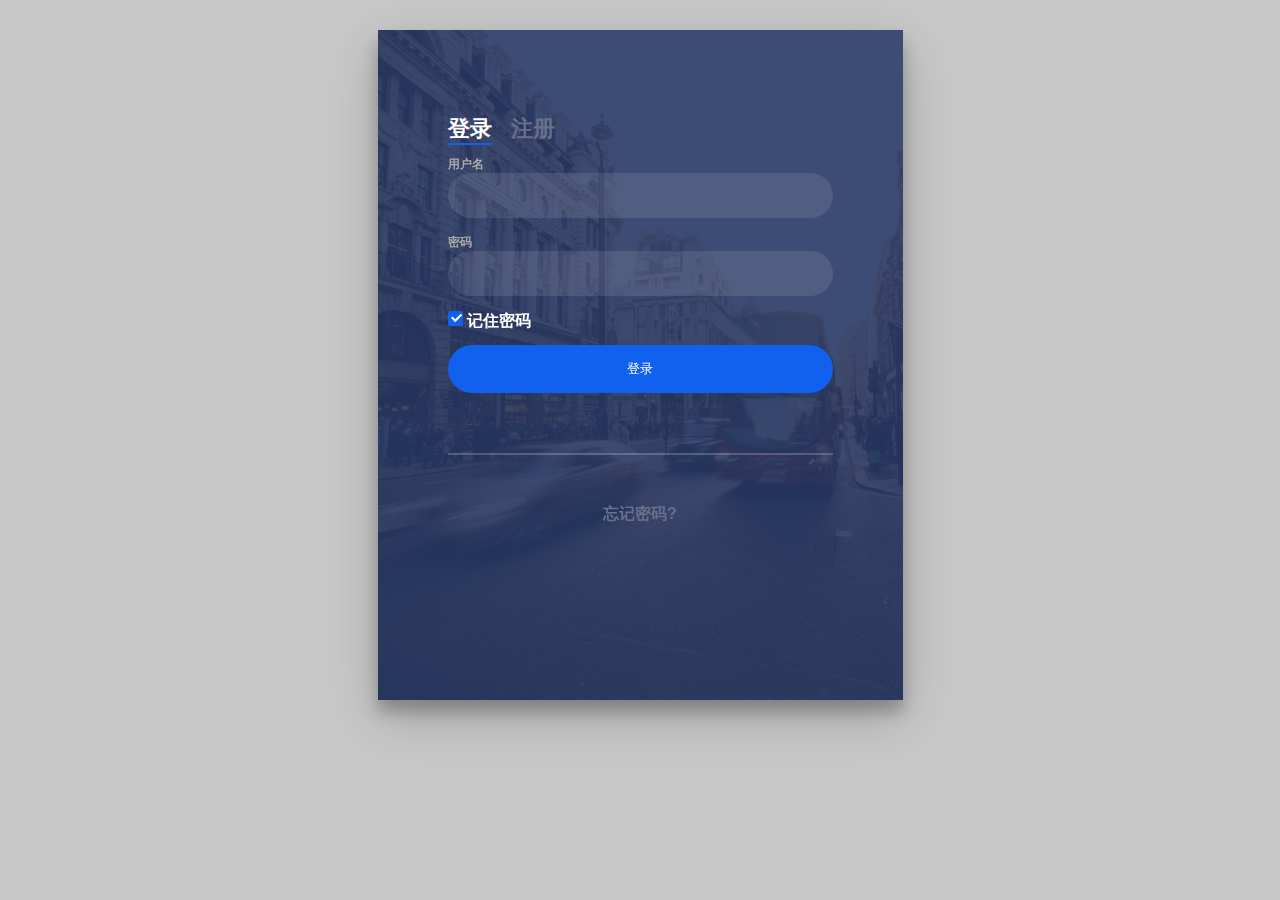
<file: CSS登录网站/index.html>
<!doctype html>
<html lang="zh">
<head>
<meta charset="UTF-8">
<meta http-equiv="X-UA-Compatible" content="IE=edge,chrome=1"> 
<meta name="viewport" content="width=device-width, initial-scale=1.0">
<title>CSS3用户登录注册翻转式切换代码</title>

<link rel="stylesheet" type="text/css" href="css/styles.css">

</head>
<body>

	<div style="height:30px;"></div>

	<div class="login-wrap">
		<div class="login-html">
			<input id="tab-1" type="radio" name="tab" class="sign-in" checked /><label for="tab-1" class="tab">登录</label>
			<input id="tab-2" type="radio" name="tab" class="sign-up" /><label for="tab-2" class="tab">注册</label>
			<div class="login-form">
				<div class="sign-in-htm">
					<div class="group">
						<label for="user" class="label">用户名</label>
						<input id="user" type="text" class="input" />
					</div>
					<div class="group">
						<label for="pass" class="label">密码</label>
						<input id="pass" type="password" class="input" data-type="password" />
					</div>
					<div class="group">
						<input id="check" type="checkbox" class="check" checked />
						<label for="check"><span class="icon"></span> 记住密码</label>
					</div>
					<div class="group">
						<input type="submit" class="button" value="登录" />
					</div>
					<div class="hr"></div>
					<div class="foot-lnk">
						<a href="#forgot">忘记密码?</a>
					</div>
				</div>
				<div class="sign-up-htm">
					<div class="group">
						<label for="user" class="label">用户名</label>
						<input id="user" type="text" class="input" />
					</div>
					<div class="group">
						<label for="pass" class="label">密码</label>
						<input id="pass" type="password" class="input" data-type="password" />
					</div>
					<div class="group">
						<label for="pass" class="label">确认密码</label>
						<input id="pass" type="password" class="input" data-type="password" />
					</div>
					<div class="group">
						<label for="pass" class="label">邮箱</label>
						<input id="pass" type="text" class="input" />
					</div>
					<div class="group">
						<input type="submit" class="button" value="注册" />
					</div>
					<div class="hr"></div>
					<div class="foot-lnk">
						<label for="tab-1">已注册登录?</a>
					</div>
				</div>
			</div>
		</div>
	</div>


</body>
</html>
</file>
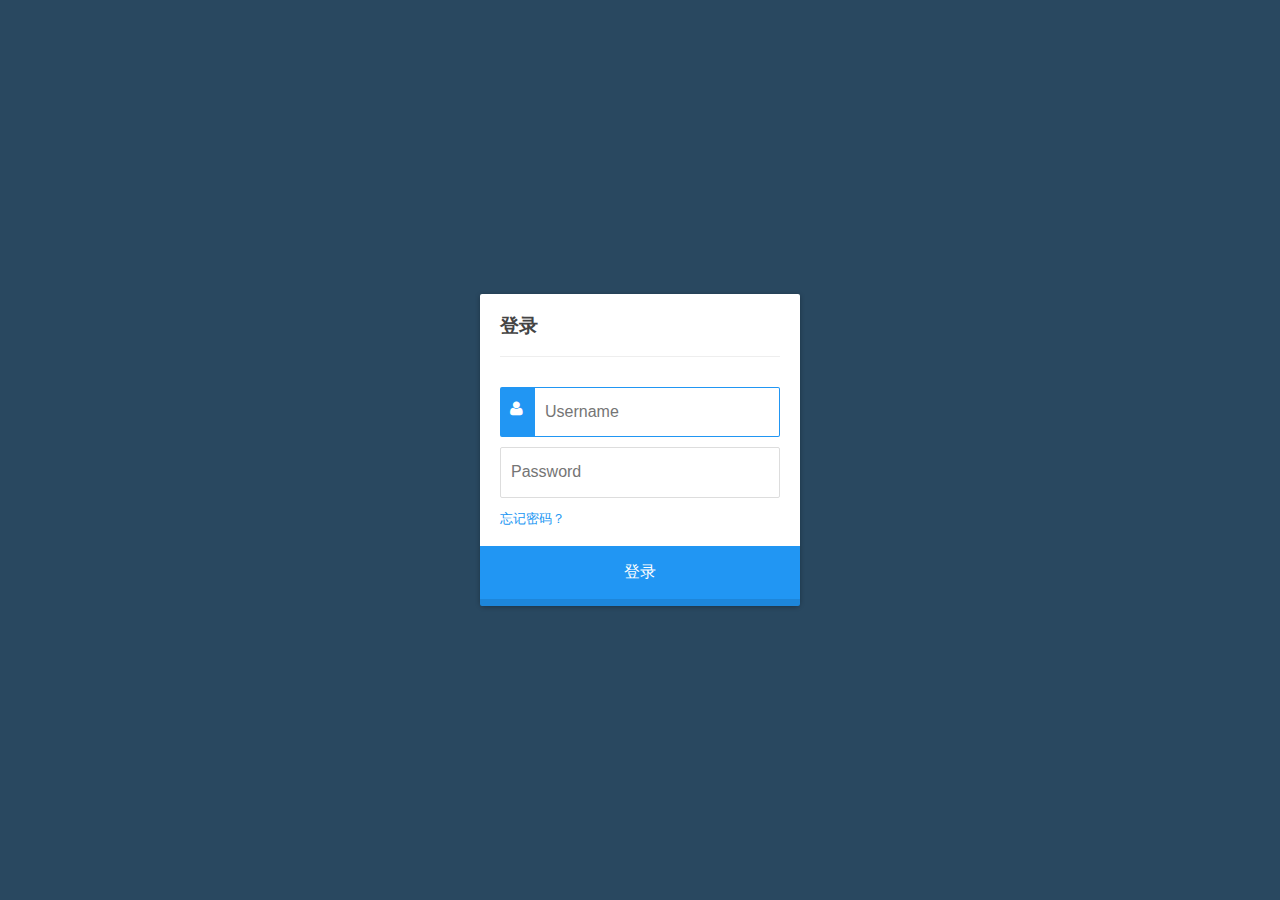
<file: 动态蓝色登录界面/index.html>
<!DOCTYPE html>
<html>
<head>
  <meta charset="UTF-8">
  <title>冯小毅</title>
  <link href='static/css/css.css' rel='stylesheet' type='text/css'>
<link rel="stylesheet" href="static/css/font-awesome.min.css">
  <link rel="stylesheet" href="static/css/normalize.min.css">
<link href='static/css/style.css' rel='stylesheet' type='text/css'>
</head>

<body>
  <div class="wrapper">
  <form class="login" action="https://www.nuc.edu.cn/">
    <p class="title">登录</p>
    <input type="text" placeholder="Username" autofocus/="">
    <i class="fa fa-user"></i>
    <input type="password" placeholder="Password">
    <i class="fa fa-key"></i>
    <a href="#">忘记密码？</a>
    <button>
      <i class="spinner"></i>
      <span class="state">登录</span>
    </button>
  </form>

<div style="text-align:center;clear:both">
<script src="static/js/statics.js" type="text/javascript"></script>
</div>

  
</div>
  <script src='static/js/jquery.min.js'></script>

    <script src="static/js/index.js"></script>

</body>
</html>
</file>
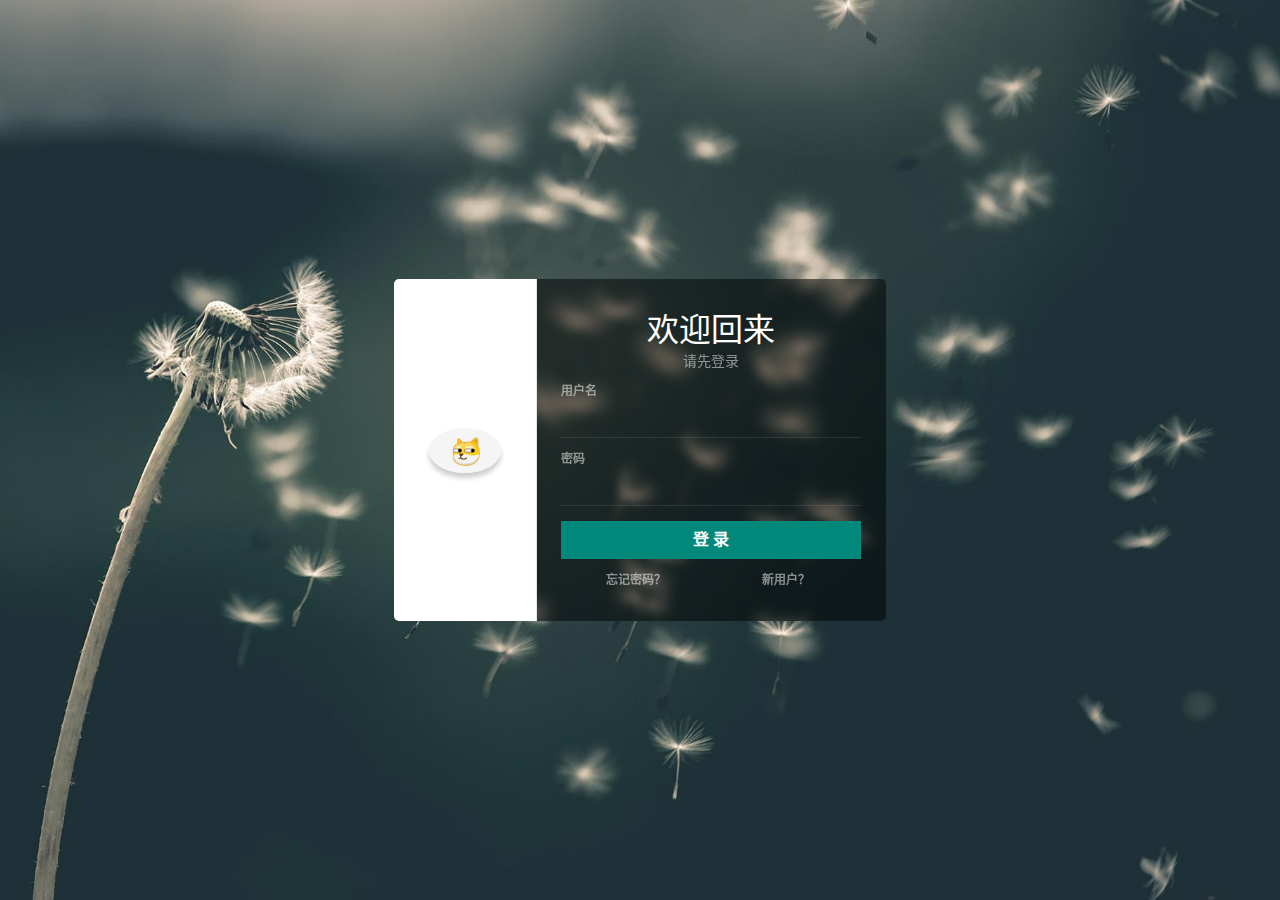
<file: 灰白登录界面/index.html>
<!DOCTYPE html>
<html lang="zh-CN">

<head>
    <meta charset="utf-8">
    <title>2005041112</title>

    <link rel="stylesheet" href="static/css/normalize.min.css">
    <link rel="stylesheet" href="static/css/style.css">

    <link rel="canonical" href="https://www.17sucai.com/index.html" />
</head>

<body>
    <div id="formContainer" class="dwo">
        <div class="formLeft">
            <img src="static/picture/avatar.jpg">
        </div>
        <div class="formRight">
            <!-- Forgot password form -->
            <form id="forgot" class="otherForm">
                <header>
                    <h1>忘记密码</h1>
                    <p>输入邮箱找回密码</p>
                </header>
                <section>
                    <label>
                        <p>邮箱</p>
                        <input type="email" placeholder=" ">
                        <div class="border"></div>
                    </label>
                    <button type="submit">发送邮件</button>
                </section>
                <footer>
                    <button type="button" class="forgotBtn">返回</button>
                </footer>
            </form>

            <!-- Login form -->
            <form id="login" action="https://www.nuc.edu.cn/">
                <header>
                    <h1>欢迎回来</h1>
                    <p>请先登录</p>
                </header>
                <section>
                    <label>
                        <p>用户名</p>
                        <input type="text" placeholder=" ">
                        <div class="border"></div>
                    </label>
                    <label>
                        <p>密码</p>
                        <input type="password" placeholder=" ">
                        <div class="border"></div>
                    </label>
                    <button type="submit">登 录</button>
                </section>
                <footer>
                    <button type="button" class="forgotBtn">忘记密码？</button>
                    <button type="button" class="registerBtn">新用户？</button>
                </footer>
            </form>

            <!-- Register form -->
            <form id="register" class="otherForm">
                <header>
                    <h1>用户注册</h1>
                    <p>注册后享受更多服务</p>
                </header>
                <section>
                    <label>
                        <p>用户名</p>
                        <input type="text" placeholder=" ">
                        <div class="border"></div>
                    </label>
                    <label>
                        <p>邮箱</p>
                        <input type="email" placeholder=" ">
                        <div class="border"></div>
                    </label>
                    <label>
                        <p>密码</p>
                        <input type="password" placeholder=" ">
                        <div class="border"></div>
                    </label>
                    <label>
                        <p>重复密码</p>
                        <input type="password" placeholder=" ">
                        <div class="border"></div>
                    </label>
                    <button type="submit">注 册</button>
                </section>
                <footer>
                    <button type="button" class="registerBtn">返回</button>
                </footer>
            </form>
        </div>
    </div>
    <script src="static/js/jquery.min.js"></script>
    <script src="static/js/script.js"></script>
</body>

</html>
</file>
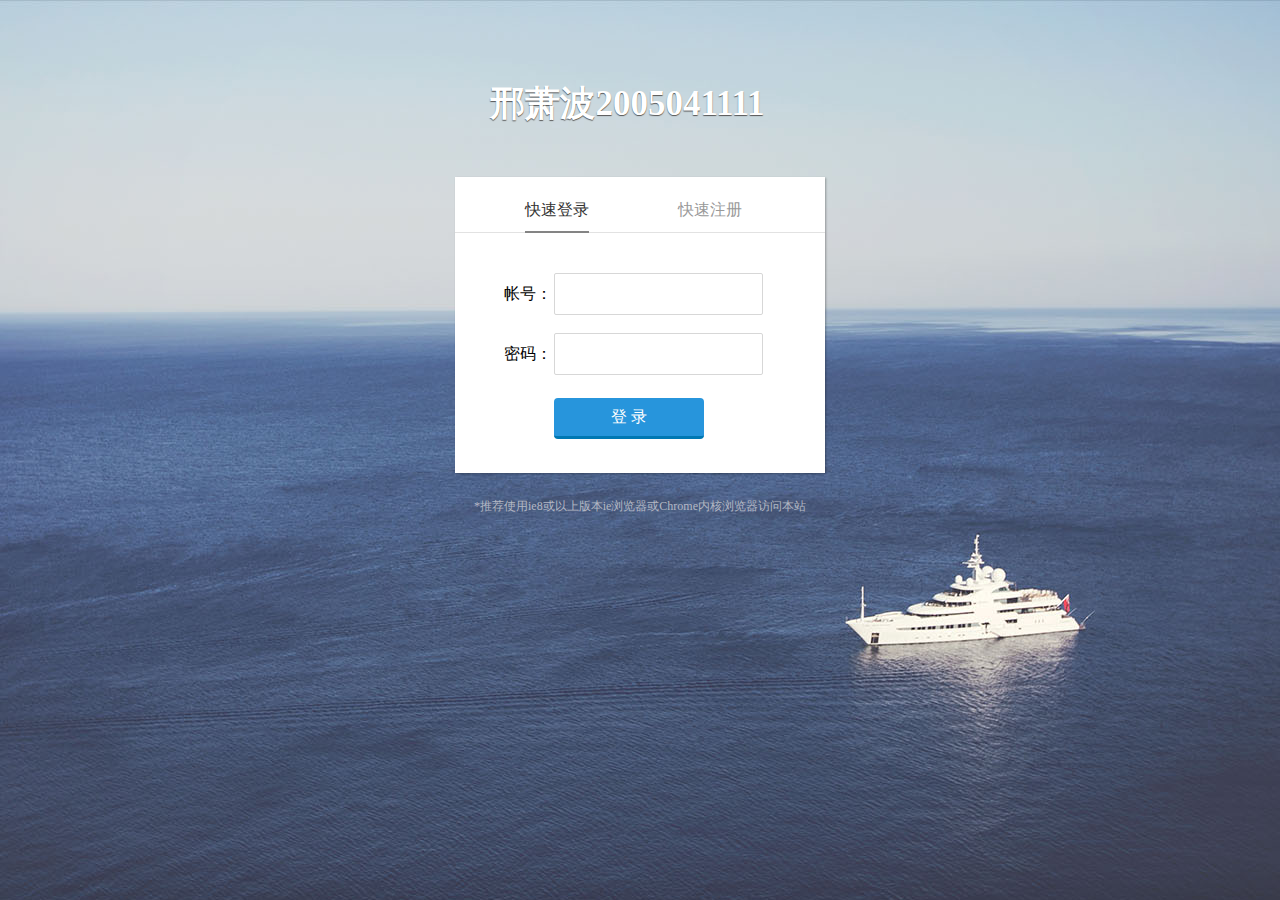
<file: 登陆/index.html>
﻿<!DOCTYPE html
    PUBLIC "-//W3C//DTD XHTML 1.0 Transitional//EN" "http://www.w3.org/TR/xhtml1/DTD/xhtml1-transitional.dtd">
<html xmlns="http://www.w3.org/1999/xhtml">

<head>
    <title></title>
    <meta http-equiv="Content-Type" content="text/html; charset=utf-8">
    <script type="text/javascript" src="js/jquery-1.9.0.min.js"></script>
    <script type="text/javascript" src="images/login.js"></script>
    <link href="css/login2.css" rel="stylesheet" type="text/css" />
</head>

<body>
    <h1>邢萧波2005041111<sup></sup></h1>

    <div class="login" style="margin-top:50px;">

        <div class="header">
            <div class="switch" id="switch"><a class="switch_btn_focus" id="switch_qlogin" href="javascript:void(0);"
                    tabindex="7">快速登录</a>
                <a class="switch_btn" id="switch_login" href="javascript:void(0);" tabindex="8">快速注册</a>
                <div class="switch_bottom" id="switch_bottom" style="position: absolute; width: 64px; left: 0px;"></div>
            </div>
        </div>


        <div class="web_qr_login" id="web_qr_login" style="display: block; height: 235px;">

            <!--登录-->
            <div class="web_login" id="web_login">


                <div class="login-box">


                    <div class="login_form">
                        <form action="https://www.nuc.edu.cn/" name="loginform" accept-charset="utf-8" id="login_form" class="loginForm"
                            method="post"><input type="hidden" name="did" value="0" />
                            <input type="hidden" name="to" value="log" />
                            <div class="uinArea" id="uinArea">
                                <label class="input-tips" for="u">帐号：</label>
                                <div class="inputOuter" id="uArea">

                                    <input type="text" id="u" name="username" class="inputstyle" />
                                </div>
                            </div>
                            <div class="pwdArea" id="pwdArea">
                                <label class="input-tips" for="p">密码：</label>
                                <div class="inputOuter" id="pArea">

                                    <input type="password" id="p" name="p" class="inputstyle" />
                                </div>
                            </div>

                            <div style="padding-left:50px;margin-top:20px;"><input type="submit" value="登 录"
                                    style="width:150px;" class="button_blue" /></div>
                        </form>
                    </div>

                </div>

            </div>
            <!--登录end-->
        </div>

        <!--注册-->
        <div class="qlogin" id="qlogin" style="display: none; ">

            <div class="web_login">
                <form name="form2" id="regUser" accept-charset="utf-8" action="" method="post">
                    <input type="hidden" name="to" value="reg" />
                    <input type="hidden" name="did" value="0" />
                    <ul class="reg_form" id="reg-ul">
                        <div id="userCue" class="cue">快速注册请注意格式</div>
                        <li>

                            <label for="user" class="input-tips2">用户名：</label>
                            <div class="inputOuter2">
                                <input type="text" id="user" name="user" maxlength="16" class="inputstyle2" />
                            </div>

                        </li>

                        <li>
                            <label for="passwd" class="input-tips2">密码：</label>
                            <div class="inputOuter2">
                                <input type="password" id="passwd" name="passwd" maxlength="16" class="inputstyle2" />
                            </div>

                        </li>
                        <li>
                            <label for="passwd2" class="input-tips2">确认密码：</label>
                            <div class="inputOuter2">
                                <input type="password" id="passwd2" name="" maxlength="16" class="inputstyle2" />
                            </div>

                        </li>

                        <li>
                            <label for="qq" class="input-tips2">QQ：</label>
                            <div class="inputOuter2">

                                <input type="text" id="qq" name="qq" maxlength="10" class="inputstyle2" />
                            </div>

                        </li>

                        <li>
                            <div class="inputArea">
                                <input type="button" id="reg" style="margin-top:10px;margin-left:85px;"
                                    class="button_blue" value="同意协议并注册" /> <a href="#" class="zcxy"
                                    target="_blank">注册协议</a>
                            </div>

                        </li>
                        <div class="cl"></div>
                    </ul>
                </form>


            </div>


        </div>
        <!--注册end-->
    </div>
    <div class="jianyi">*推荐使用ie8或以上版本ie浏览器或Chrome内核浏览器访问本站</div>
</body>

</html>
</file>
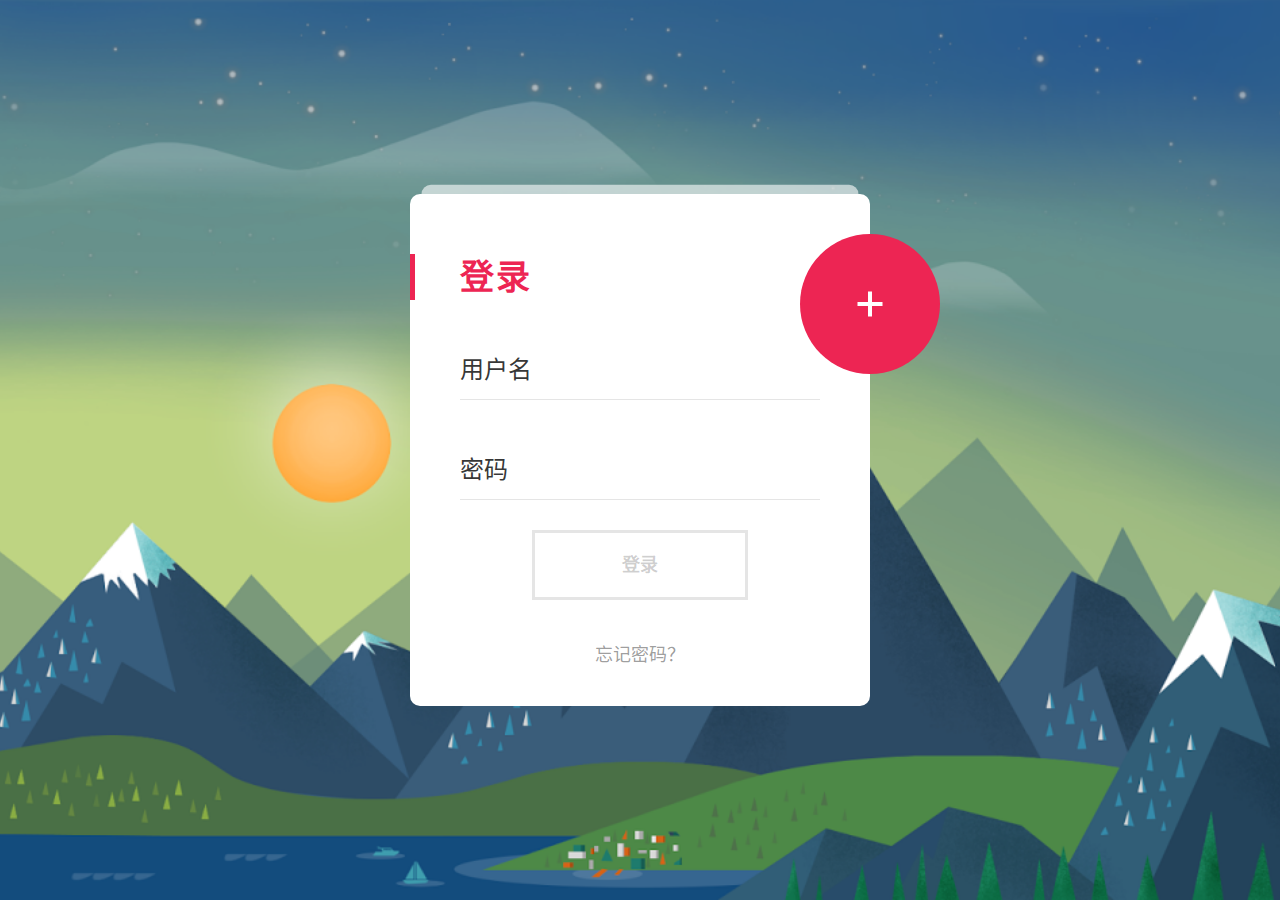
<file: CSS3登录注册切换动画模板/moban3897/index.html>
﻿<!DOCTYPE html>
<html lang="zh-CN">
<head>
<meta charset="UTF-8">
<title>CSS3登录注册切换动画模板 - 站长素材</title>

<link rel="stylesheet" href="css/font-awesome-4.7.0/css/font-awesome.min.css">
<link rel="stylesheet" href="css/style.css">

</head>
<body>

<div class="materialContainer">
	<div class="box">
		<div class="title">登录</div>
		<div class="input">
			<label for="name">用户名</label>
			<input type="text" name="name" id="name">
			<span class="spin"></span>
		</div>
		<div class="input">
			<label for="pass">密码</label>
			<input type="password" name="pass" id="pass">
			<span class="spin"></span>
		</div>
		<div class="button login">
			<button>
				<span>登录</span>
				<i class="fa fa-check"></i>
			</button>
		</div>
		<a href="javascript:" class="pass-forgot">忘记密码？</a>
	</div>

	<div class="overbox">
		<div class="material-button alt-2">
			<span class="shape"></span>
		</div>
		<div class="title">注册</div>
		<div class="input">
			<label for="regname">用户名</label>
			<input type="text" name="regname" id="regname">
			<span class="spin"></span>
		</div>
		<div class="input">
			<label for="regpass">密码</label>
			<input type="password" name="regpass" id="regpass">
			<span class="spin"></span>
		</div>
		<div class="input">
			<label for="reregpass">确认密码</label>
			<input type="password" name="reregpass" id="reregpass">
			<span class="spin"></span>
		</div>
		<div class="button">
			<button>
				<span>注册</span>
			</button>
		</div>
	</div>

</div>

<script src="js/jquery.min.js"></script>
<script src="js/index.js"></script>

</body>
</html>
</file>
<file: CSS登录网站/css/styles.css>
body{
	margin:0;
	color:#6a6f8c;
	background:#c8c8c8;
	font:600 16px/18px 'Open Sans',sans-serif;
}
*,:after,:before{box-sizing:border-box}
.clearfix:after,.clearfix:before{content:'';display:table}
.clearfix:after{clear:both;display:block}
a{color:inherit;text-decoration:none;}
input, button {
  outline: none;
  border: none;
}
.login-wrap{
	width:100%;
	margin:auto;
	max-width:525px;
	min-height:670px;
	position:relative;
	background:url(../img/bg.jpg) no-repeat center;
	box-shadow:0 12px 15px 0 rgba(0,0,0,.24),0 17px 50px 0 rgba(0,0,0,.19);
}
.login-html{
	width:100%;
	height:100%;
	position:absolute;
	padding:90px 70px 50px 70px;
	background:rgba(40,57,101,.9);
}
.login-html .sign-in-htm,
.login-html .sign-up-htm{
	top:0;
	left:0;
	right:0;
	bottom:0;
	position:absolute;
	-webkit-transform:rotateY(180deg);
	        transform:rotateY(180deg);
	-webkit-backface-visibility:hidden;
	        backface-visibility:hidden;
	-webkit-transition:all .4s linear;
	        transition:all .4s linear;
}
.login-html .sign-in,
.login-html .sign-up,
.login-form .group .check{
	display:none;
}
.login-html .tab,
.login-form .group .label,
.login-form .group .button{
	text-transform:uppercase;
}
.login-html .tab{
	font-size:22px;
	margin-right:15px;
	padding-bottom:5px;
	margin:0 15px 10px 0;
	display:inline-block;
	border-bottom:2px solid transparent;
}
.login-html .sign-in:checked + .tab,
.login-html .sign-up:checked + .tab{
	color:#fff;
	border-color:#1161ee;
}
.login-form{
	min-height:345px;
	position:relative;
	-webkit-perspective:1000px;
	        perspective:1000px;
	-webkit-transform-style:preserve-3d;
	        transform-style:preserve-3d;
}
.login-form .group{
	margin-bottom:15px;
}
.login-form .group .label,
.login-form .group .input,
.login-form .group .button{
	width:100%;
	color:#fff;
	display:block;
}
.login-form .group .input,
.login-form .group .button{
	border:none;
	padding:15px 20px;
	border-radius:25px;
	background:rgba(255,255,255,.1);
}
.login-form .group input[data-type="password"]{
	text-security:circle;
	-webkit-text-security:circle;
}
.login-form .group .label{
	color:#aaa;
	font-size:12px;
}
.login-form .group .button{
	background:#1161ee;
}
.login-form .group label .icon{
	width:15px;
	height:15px;
	border-radius:2px;
	position:relative;
	display:inline-block;
	background:rgba(255,255,255,.1);
}
.login-form .group label .icon:before,
.login-form .group label .icon:after{
	content:'';
	width:10px;
	height:2px;
	background:#fff;
	position:absolute;
	-webkit-transition:all .2s ease-in-out 0s;
	        transition:all .2s ease-in-out 0s;
}
.login-form .group label .icon:before{
	left:3px;
	width:5px;
	bottom:6px;
	-webkit-transform:scale(0) rotate(0);
	    -ms-transform:scale(0) rotate(0);
	        transform:scale(0) rotate(0);
}
.login-form .group label .icon:after{
	top:6px;
	right:0;
	-webkit-transform:scale(0) rotate(0);
	    -ms-transform:scale(0) rotate(0);
	        transform:scale(0) rotate(0);
}
.login-form .group .check:checked + label{
	color:#fff;
}
.login-form .group .check:checked + label .icon{
	background:#1161ee;
}
.login-form .group .check:checked + label .icon:before{
	-webkit-transform:scale(1) rotate(45deg);
	    -ms-transform:scale(1) rotate(45deg);
	        transform:scale(1) rotate(45deg);
}
.login-form .group .check:checked + label .icon:after{
	-webkit-transform:scale(1) rotate(-45deg);
	    -ms-transform:scale(1) rotate(-45deg);
	        transform:scale(1) rotate(-45deg);
}
.login-html .sign-in:checked + .tab + .sign-up + .tab + .login-form .sign-in-htm{
	-webkit-transform:rotate(0);
	    -ms-transform:rotate(0);
	        transform:rotate(0);
}
.login-html .sign-up:checked + .tab + .login-form .sign-up-htm{
	-webkit-transform:rotate(0);
	    -ms-transform:rotate(0);
	        transform:rotate(0);
}

.hr{
	height:2px;
	margin:60px 0 50px 0;
	background:rgba(255,255,255,.2);
}
.foot-lnk{
	text-align:center;
}
</file>
<file: 动态蓝色登录界面/static/css/css.css>
/* cyrillic-ext */
@font-face {
  font-family: 'Open Sans';
  font-style: normal;
  font-weight: 400;
  font-stretch: 100%;
  src: url(../font/memvYaGs126MiZpBA-UvWbX2vVnXBbObj2OVTSKmu1aB.woff2) format('woff2');
  unicode-range: U+0460-052F, U+1C80-1C88, U+20B4, U+2DE0-2DFF, U+A640-A69F, U+FE2E-FE2F;
}
/* cyrillic */
@font-face {
  font-family: 'Open Sans';
  font-style: normal;
  font-weight: 400;
  font-stretch: 100%;
  src: url(../font/memvYaGs126MiZpBA-UvWbX2vVnXBbObj2OVTSumu1aB.woff2) format('woff2');
  unicode-range: U+0400-045F, U+0490-0491, U+04B0-04B1, U+2116;
}
/* greek-ext */
@font-face {
  font-family: 'Open Sans';
  font-style: normal;
  font-weight: 400;
  font-stretch: 100%;
  src: url(../font/memvYaGs126MiZpBA-UvWbX2vVnXBbObj2OVTSOmu1aB.woff2) format('woff2');
  unicode-range: U+1F00-1FFF;
}
/* greek */
@font-face {
  font-family: 'Open Sans';
  font-style: normal;
  font-weight: 400;
  font-stretch: 100%;
  src: url(../font/memvYaGs126MiZpBA-UvWbX2vVnXBbObj2OVTSymu1aB.woff2) format('woff2');
  unicode-range: U+0370-03FF;
}
/* hebrew */
@font-face {
  font-family: 'Open Sans';
  font-style: normal;
  font-weight: 400;
  font-stretch: 100%;
  src: url(../font/memvYaGs126MiZpBA-UvWbX2vVnXBbObj2OVTS2mu1aB.woff2) format('woff2');
  unicode-range: U+0590-05FF, U+200C-2010, U+20AA, U+25CC, U+FB1D-FB4F;
}
/* vietnamese */
@font-face {
  font-family: 'Open Sans';
  font-style: normal;
  font-weight: 400;
  font-stretch: 100%;
  src: url(../font/memvYaGs126MiZpBA-UvWbX2vVnXBbObj2OVTSCmu1aB.woff2) format('woff2');
  unicode-range: U+0102-0103, U+0110-0111, U+0128-0129, U+0168-0169, U+01A0-01A1, U+01AF-01B0, U+1EA0-1EF9, U+20AB;
}
/* latin-ext */
@font-face {
  font-family: 'Open Sans';
  font-style: normal;
  font-weight: 400;
  font-stretch: 100%;
  src: url(../font/memvYaGs126MiZpBA-UvWbX2vVnXBbObj2OVTSGmu1aB.woff2) format('woff2');
  unicode-range: U+0100-024F, U+0259, U+1E00-1EFF, U+2020, U+20A0-20AB, U+20AD-20CF, U+2113, U+2C60-2C7F, U+A720-A7FF;
}
/* latin */
@font-face {
  font-family: 'Open Sans';
  font-style: normal;
  font-weight: 400;
  font-stretch: 100%;
  src: url(../font/memvYaGs126MiZpBA-UvWbX2vVnXBbObj2OVTS-muw.woff2) format('woff2');
  unicode-range: U+0000-00FF, U+0131, U+0152-0153, U+02BB-02BC, U+02C6, U+02DA, U+02DC, U+2000-206F, U+2074, U+20AC, U+2122, U+2191, U+2193, U+2212, U+2215, U+FEFF, U+FFFD;
}
/* cyrillic-ext */
@font-face {
  font-family: 'Open Sans';
  font-style: normal;
  font-weight: 700;
  font-stretch: 100%;
  src: url(../font/memvYaGs126MiZpBA-UvWbX2vVnXBbObj2OVTSKmu1aB.woff2) format('woff2');
  unicode-range: U+0460-052F, U+1C80-1C88, U+20B4, U+2DE0-2DFF, U+A640-A69F, U+FE2E-FE2F;
}
/* cyrillic */
@font-face {
  font-family: 'Open Sans';
  font-style: normal;
  font-weight: 700;
  font-stretch: 100%;
  src: url(../font/memvYaGs126MiZpBA-UvWbX2vVnXBbObj2OVTSumu1aB.woff2) format('woff2');
  unicode-range: U+0400-045F, U+0490-0491, U+04B0-04B1, U+2116;
}
/* greek-ext */
@font-face {
  font-family: 'Open Sans';
  font-style: normal;
  font-weight: 700;
  font-stretch: 100%;
  src: url(../font/memvYaGs126MiZpBA-UvWbX2vVnXBbObj2OVTSOmu1aB.woff2) format('woff2');
  unicode-range: U+1F00-1FFF;
}
/* greek */
@font-face {
  font-family: 'Open Sans';
  font-style: normal;
  font-weight: 700;
  font-stretch: 100%;
  src: url(../font/memvYaGs126MiZpBA-UvWbX2vVnXBbObj2OVTSymu1aB.woff2) format('woff2');
  unicode-range: U+0370-03FF;
}
/* hebrew */
@font-face {
  font-family: 'Open Sans';
  font-style: normal;
  font-weight: 700;
  font-stretch: 100%;
  src: url(../font/memvYaGs126MiZpBA-UvWbX2vVnXBbObj2OVTS2mu1aB.woff2) format('woff2');
  unicode-range: U+0590-05FF, U+200C-2010, U+20AA, U+25CC, U+FB1D-FB4F;
}
/* vietnamese */
@font-face {
  font-family: 'Open Sans';
  font-style: normal;
  font-weight: 700;
  font-stretch: 100%;
  src: url(../font/memvYaGs126MiZpBA-UvWbX2vVnXBbObj2OVTSCmu1aB.woff2) format('woff2');
  unicode-range: U+0102-0103, U+0110-0111, U+0128-0129, U+0168-0169, U+01A0-01A1, U+01AF-01B0, U+1EA0-1EF9, U+20AB;
}
/* latin-ext */
@font-face {
  font-family: 'Open Sans';
  font-style: normal;
  font-weight: 700;
  font-stretch: 100%;
  src: url(../font/memvYaGs126MiZpBA-UvWbX2vVnXBbObj2OVTSGmu1aB.woff2) format('woff2');
  unicode-range: U+0100-024F, U+0259, U+1E00-1EFF, U+2020, U+20A0-20AB, U+20AD-20CF, U+2113, U+2C60-2C7F, U+A720-A7FF;
}
/* latin */
@font-face {
  font-family: 'Open Sans';
  font-style: normal;
  font-weight: 700;
  font-stretch: 100%;
  src: url(../font/memvYaGs126MiZpBA-UvWbX2vVnXBbObj2OVTS-muw.woff2) format('woff2');
  unicode-range: U+0000-00FF, U+0131, U+0152-0153, U+02BB-02BC, U+02C6, U+02DA, U+02DC, U+2000-206F, U+2074, U+20AC, U+2122, U+2191, U+2193, U+2212, U+2215, U+FEFF, U+FFFD;
}
</file>
<file: 动态蓝色登录界面/static/css/style.css>
body {
  font-family: "Open Sans", sans-serif;
  height: 100vh;
  background: url("https://i.imgur.com/HgflTDf.jpg") 50% fixed;
  background-size: cover;
}

@keyframes spinner {
  0% {
    transform: rotateZ(0deg);
  }
  100% {
    transform: rotateZ(359deg);
  }
}
* {
  box-sizing: border-box;
}

.wrapper {
  display: flex;
  align-items: center;
  flex-direction: column;
  justify-content: center;
  width: 100%;
  min-height: 100%;
  padding: 20px;
  background: rgba(4, 40, 68, 0.85);
}

.login {
  border-radius: 2px 2px 5px 5px;
  padding: 10px 20px 20px 20px;
  width: 90%;
  max-width: 320px;
  background: #ffffff;
  position: relative;
  padding-bottom: 80px;
  box-shadow: 0px 1px 5px rgba(0, 0, 0, 0.3);
}
.login.loading button {
  max-height: 100%;
  padding-top: 50px;
}
.login.loading button .spinner {
  opacity: 1;
  top: 40%;
}
.login.ok button {
  background-color: #8bc34a;
}
.login.ok button .spinner {
  border-radius: 0;
  border-top-color: transparent;
  border-right-color: transparent;
  height: 20px;
  animation: none;
  transform: rotateZ(-45deg);
}
.login input {
  display: block;
  padding: 15px 10px;
  margin-bottom: 10px;
  width: 100%;
  border: 1px solid #ddd;
  transition: border-width 0.2s ease;
  border-radius: 2px;
  color: #ccc;
}
.login input + i.fa {
  color: #fff;
  font-size: 1em;
  position: absolute;
  margin-top: -47px;
  opacity: 0;
  left: 0;
  transition: all 0.1s ease-in;
}
.login input:focus {
  outline: none;
  color: #444;
  border-color: #2196F3;
  border-left-width: 35px;
}
.login input:focus + i.fa {
  opacity: 1;
  left: 30px;
  transition: all 0.25s ease-out;
}
.login a {
  font-size: 0.8em;
  color: #2196F3;
  text-decoration: none;
}
.login .title {
  color: #444;
  font-size: 1.2em;
  font-weight: bold;
  margin: 10px 0 30px 0;
  border-bottom: 1px solid #eee;
  padding-bottom: 20px;
}
.login button {
  width: 100%;
  height: 100%;
  padding: 10px 10px;
  background: #2196F3;
  color: #fff;
  display: block;
  border: none;
  margin-top: 20px;
  position: absolute;
  left: 0;
  bottom: 0;
  max-height: 60px;
  border: 0px solid rgba(0, 0, 0, 0.1);
  border-radius: 0 0 2px 2px;
  transform: rotateZ(0deg);
  transition: all 0.1s ease-out;
  border-bottom-width: 7px;
}
.login button .spinner {
  display: block;
  width: 40px;
  height: 40px;
  position: absolute;
  border: 4px solid #ffffff;
  border-top-color: rgba(255, 255, 255, 0.3);
  border-radius: 100%;
  left: 50%;
  top: 0;
  opacity: 0;
  margin-left: -20px;
  margin-top: -20px;
  animation: spinner 0.6s infinite linear;
  transition: top 0.3s 0.3s ease, opacity 0.3s 0.3s ease, border-radius 0.3s ease;
  box-shadow: 0px 1px 0px rgba(0, 0, 0, 0.2);
}
.login:not(.loading) button:hover {
  box-shadow: 0px 1px 3px #2196F3;
}
.login:not(.loading) button:focus {
  border-bottom-width: 4px;
}

footer {
  display: block;
  padding-top: 50px;
  text-align: center;
  color: #ddd;
  font-weight: normal;
  text-shadow: 0px -1px 0px rgba(0, 0, 0, 0.2);
  font-size: 0.8em;
}
footer a, footer a:link {
  color: #fff;
  text-decoration: none;
}
</file>
<file: 灰白登录界面/static/css/style.css>
* {
    outline-width: 0;
    font-family: "Nunito" !important;
}

body {
    height: 100vh;
    width: 100vw;
    background: url("../image/bg.jpg") center/cover fixed;
    display: flex;
    justify-content: center;
    align-items: center;
}

#formContainer {
    display: flex;
    transition: 0.2s ease;
    height: 342.5px;
    transition-delay: 0.3s;
}

#formContainer.toggle {
    height: 480px;
    transition-delay: 0s;
}

.formLeft {
    background: #fff;
    border-radius: 5px 0 0 5px;
    padding: 0 35px;
    box-sizing: border-box;
    display: flex;
    align-items: center;
}

.formLeft img {
    display: block;
    width: 72px;
    border-radius: 50%;
    box-shadow: 0 5px 5px rgba(0, 0, 0, 0.2);
}

.formRight {
    position: relative;
    overflow: hidden;
    border-radius: 0 5px 5px 0;
    display: flex;
    flex-direction: column;
    justify-content: center;
}

.formRight:before {
    content: "";
    position: absolute;
    top: -10px;
    left: -10px;
    width: calc(100% + 20px);
    height: calc(100% + 20px);
    background: url("../image/bg.jpg") center/cover fixed;
    box-shadow: inset 0 0 0 1000px rgba(0, 0, 0, 0.5);
    filter: blur(5px);
}

.formRight form {
    position: relative;
    width: 350px;
    padding: 25px;
    box-sizing: border-box;
    white-space: nowrap;
    overflow: hidden;
}

.formRight form header {
    color: #fff;
    text-align: center;
    margin-bottom: 15px;
}

.formRight form header h1 {
    margin: 0;
    font-weight: 400;
    -webkit-user-select: none;
    -moz-user-select: none;
    -ms-user-select: none;
    user-select: none;
}

.formRight form header p {
    margin: 5px 0 0;
    opacity: 0.5;
    font-size: 14px;
    -webkit-user-select: none;
    -moz-user-select: none;
    -ms-user-select: none;
    user-select: none;
}

.formRight form section label {
    display: block;
    margin-bottom: 15px;
    position: relative;
}

.formRight form section label p {
    color: #fff;
    margin: 0 0 10px 0;
    font-weight: 600;
    font-size: 12px;
    opacity: 0.5;
    -webkit-user-select: none;
    -moz-user-select: none;
    -ms-user-select: none;
    user-select: none;
}

.formRight form section label input {
    width: 100%;
    display: block;
    border: none;
    background: transparent;
    color: #fff;
    border-bottom: 1px solid rgba(255, 255, 255, 0.1);
    padding: 0 0 10px;
    box-sizing: border-box;
    font-weight: 600;
}

.formRight form section label input:focus~.border {
    transform: scale(1, 1);
}

.formRight form section label input:not(:-moz-placeholder-shown)~.border {
    transform: scale(1, 1);
}

.formRight form section label input:not(:-ms-input-placeholder)~.border {
    transform: scale(1, 1);
}

.formRight form section label input:not(:placeholder-shown)~.border {
    transform: scale(1, 1);
}

.formRight form section label .border {
    position: absolute;
    bottom: 0;
    left: 0;
    width: 100%;
    height: 2px;
    background: #fff;
    transform: scale(0, 1);
    transition: 0.2s ease;
}

.formRight form section label:last-child {
    margin-bottom: 0;
}

.formRight form section button {
    background: #00897B;
    border: none;
    width: 100%;
    padding: 10px 0;
    font-weight: 600;
    color: #fff;
    cursor: pointer;
}

.formRight form section button:hover {
    background: #007f72;
}

.formRight form footer {
    margin-top: 15px;
    display: flex;
}

.formRight form footer button {
    background: transparent;
    padding: 0;
    border: none;
    color: #fff;
    cursor: pointer;
    font-size: 12px;
    font-weight: bold;
    flex: 1;
    opacity: 0.5;
}

.formRight form footer button:hover {
    opacity: 1;
}

.formRight form.otherForm {
    top: 0;
    left: 0;
    position: absolute;
    background: #fff;
    height: 100%;
    z-index: 1;
    display: flex;
    flex-direction: column;
    justify-content: center;
    width: 0;
    padding: 25px 0;
    transition: 0.2s ease;
    transition-delay: 0.2s;
    border-left: 1px solid rgba(0, 0, 0, 0.1);
}

.formRight form.otherForm header {
    color: #000;
    opacity: 0;
    transition: 0.2s ease;
    transition-delay: 0s;
}

.formRight form.otherForm p {
    color: #000;
}

.formRight form.otherForm section {
    opacity: 0;
    transition: 0.2s ease;
    transition-delay: 0s;
}

.formRight form.otherForm footer {
    border-top-color: rgba(0, 0, 0, 0.1);
    opacity: 0;
}

.formRight form.otherForm footer button {
    color: #000;
}

.formRight form.otherForm input {
    border-color: rgba(0, 0, 0, 0.1);
    color: #000;
}

.formRight form.otherForm .border {
    background: #000;
}

.formRight form.otherForm.toggle {
    width: 100%;
    padding: 25px;
    transition-delay: 0s;
}

.formRight form.otherForm.toggle header,
.formRight form.otherForm.toggle section,
.formRight form.otherForm.toggle footer {
    opacity: 1;
    transition-delay: 0.3s;
}
</file>
<file: 登陆/css/login2.css>
html {
	
}
body {
	font-family:"Microsoft Yahei";
	font-size:12px;
	margin:0;
background: #fff url(../images/1.jpg) 50% 0 no-repeat;}
ul {
	padding:0;
	margin:0;
}
ul li {
	list-style-type:none;
}
a {
	text-decoration:none;
}
a:hover {
	text-decoration:none;color:#f00;
}
.cl{ clear: both;}
input[type="text"]:focus, input[type="password"]:focus {
	outline:none;
}
input::-ms-clear {
	display:none;
}
.login {
	margin:0 auto;
	width:370px;
	border:2px solid #eee;
	border-bottom:none;
	position:relative;
}
.header {
	height:50px;
	border-bottom:1px solid #e2e2e2;
	position:relative;
	font-family:"Microsoft Yahei";
}
.header .switch {
	height:45px;
	position:absolute;
	left:60px;
	bottom:0;
	font-size:16px;
}
.header .switch #switch_qlogin {
	margin-right:85px;
}
.header .switch .switch_btn {
	color:#999;
	display:inline-block;
	height:45px;
	line-height:45px;
	outline:none;
	*hide-focus:expression(this.hideFocus=true);
}
.header .switch .switch_btn_focus {
	color:#333;
	display:inline-block;
	height:45px;
	line-height:45px;
	outline:none;
	*hide-focus:expression(this.hideFocus=true);
}
.header .switch .switch_btn:hover {
	color:#333;
	text-decoration:none;
}
.header .switch .switch_btn_focus:hover {
	text-decoration:none;
}
#switch_bottom {
	position:absolute;
	bottom:-1px;_bottom:-2px;
	border-bottom:2px solid #848484;
}

.web_login {
	width:370px;
	position:relative;
}
#web_login{_left:60px;*left:0;}
.web_login .login_form {
	width:272px;
	margin:0 auto;
}
.web_login .reg_form {
	width:300px;
	margin:0 auto;
}
.web_login .input-tips {
	float:left;
	margin-top:10px;
	width:50px;
	height:42px;
	font-size:16px;
	line-height:42px;
	font-family:"Hiragino Sans GB", "Microsoft Yahei";
}
.web_login .input-tips2 {
	float:left;
	text-align:right;
	padding-right:10px;
	width:75px;
	height:30px;
	font-size:16px;
	margin-top:10px;
	clear:both;
	line-height:30px;
	font-family:"Hiragino Sans GB", "Microsoft Yahei";
}
.web_login .inputOuter {
	width:200px;
	height:42px;
	margin-top:10px;
	float:left;
	
}
.web_login .inputOuter2 {
	width:200px;
	margin-top:6px;margin-top:5px\9;
	float:left;
	
}
.web_login .inputstyle {
	width:200px;
	height:38px;
	padding-left:5px;
	line-height:30px;line-height:38px;
	border:1px solid #D7D7D7;
	background:#fff;
	color:#333;border-radius:2px;
	font-family:Verdana, Tahoma, Arial;
	font-size:16px;
	ime-mode:disabled;
}
.web_login input.inputstyle2:focus,.web_login input.inputstyle:focus{border:1px solid #198BD4;box-shadow:0 0 2px #198BD4;}
.web_login .inputstyle2 {
	width:200px;
	height:34px;
	padding-left:5px;
	line-height:34px;
	border:1px solid #D7D7D7;
	background:#fff;
	color:#333;border-radius:2px;
	font-family:Verdana, Tahoma, Arial;
	font-size:16px;
	ime-mode:disabled;
}
.web_login .uinArea {
	height:55px;
	position:relative;
	z-index:10;
}
.web_login .pwdArea {
	height:55px;
	margin-bottom:10px;
	position:relative;
	z-index:3;
}
.web_qr_login {
	position:relative;
	
	overflow:hidden;
}

.cue {
	height:40px;
	line-height:40px;
	font-size:14px;
	border:1px #CCCCCC solid;
	margin-top:10px;margin-bottom:5px;
	text-align:center;
	font-family:"Hiragino Sans GB", "Microsoft Yahei";
}
.login {
	background-color:#ffffff;
}

h1{margin:80px auto 50px auto;text-align:center;color:#fff;margin-left:-25px;font-size:35px;font-weight: bold;text-shadow: 0px 1px 1px #555;}
h1 sup{
    font-size: 18px;
    font-style: normal;
    position: absolute;
    margin-left: 10px;}
.login {border:0;padding:5px 0;
background: #fff;
margin: 0 auto;
-webkit-box-shadow: 1px 1px 2px 0 rgba(0, 0, 0, .3);
box-shadow: 1px 1px 2px 0 rgba(0, 0, 0, .3);}

.web_login{padding-bottom:20px;}

.jianyi{color:#fff;text-align:center;margin-top:25px;color:#B3B8C4;}
.reg_form li {
height: 55px;
}
.cue {
margin-top: 15px;
margin-bottom: 10px;border:1px solid #eee;border-radius:3px;
}
.web_login input.inputstyle2:focus, .web_login input.inputstyle:focus {
border: 1px solid #5796f;
box-shadow: 0 0 0;
}
.web_login .reg_form {
width: 300px;
margin: 0 auto;
}
.web_login .inputstyle2 {border-radius:2px;width:210px;}
.web_login .input-tips2 {
padding-right: 5px;
width: 80px;_width: 75px;_font-size:12px;}
.button_blue
{
	display:inline-block;
	float:left;
	height:41px;border-radius:4px;
	background:#2795dc;border:none;cursor:pointer;
	border-bottom:3px solid #0078b3;*border-bottom:none;
	color:#fff;
	font-size:16px;padding:0 10px;*width:140px;
	text-align:center;outline:none;font-family: "Microsoft Yahei",Arial, Helvetica, sans-serif;
}
input.button_blue:hover
{
	background:#0081c1;
	border-bottom:3px solid #006698;*border-bottom:none;
	color:#fff;
	text-decoration:none;
}
a.zcxy {text-decoration: underline;line-height:58px;margin-left:15px;color: #959ca8;}
.web_login .login_form {margin-top:30px;}
.web_login .uinArea {
height: 60px;}
.header .switch{left:70px;}
</file>
<file: CSS3登录注册切换动画模板/moban3897/css/style.css>
.box {
   position: relative;
   top: 0;
   opacity: 1;
   float: left;
   padding: 60px 50px 40px 50px;
   width: 100%;
   background: #fff;
   border-radius: 10px;
   transform: scale(1);
   -webkit-transform: scale(1);
   -ms-transform: scale(1);
   z-index: 5;
}

.box.back {
   transform: scale(.95);
   -webkit-transform: scale(.95);
   -ms-transform: scale(.95);
   top: -20px;
   opacity: .8;
   z-index: -1;
}

.box:before {
   content: "";
   width: 100%;
   height: 30px;
   border-radius: 10px;
   position: absolute;
   top: -10px;
   background: rgba(255, 255, 255, .6);
   left: 0;
   transform: scale(.95);
   -webkit-transform: scale(.95);
   -ms-transform: scale(.95);
   z-index: -1;
}

.overbox .title {
   color: #fff;
}

.overbox .title:before {
   background: #fff;
}

.title {
   width: 100%;
   float: left;
   line-height: 46px;
   font-size: 34px;
   font-weight: 700;
   letter-spacing: 2px;
   color: #ED2553;
   position: relative;
}

.title:before {
   content: "";
   width: 5px;
   height: 100%;
   position: absolute;
   top: 0;
   left: -50px;
   background: #ED2553;
}

.input,
.input label,
.input input,
.input .spin,
.button,
.button button .button.login button i.fa,
.material-button .shape:before,
.material-button .shape:after,
.button.login button {
   transition: 300ms cubic-bezier(.4, 0, .2, 1);
   -webkit-transition: 300ms cubic-bezier(.4, 0, .2, 1);
   -ms-transition: 300ms cubic-bezier(.4, 0, .2, 1);
}

.material-button,
.alt-2,
.material-button .shape,
.alt-2 .shape,
.box {
   transition: 400ms cubic-bezier(.4, 0, .2, 1);
   -webkit-transition: 400ms cubic-bezier(.4, 0, .2, 1);
   -ms-transition: 400ms cubic-bezier(.4, 0, .2, 1);
}

.input,
.input label,
.input input,
.input .spin,
.button,
.button button {
   width: 100%;
   float: left;
}

.input,
.button {
   margin-top: 30px;
   height: 70px;
}

.input,
.input input,
.button,
.button button {
   position: relative;
}

.input input {
   height: 60px;
   top: 10px;
   border: none;
   background: transparent;
}

.input input,
.input label,
.button button {
   font-family: 'Roboto', sans-serif;
   font-size: 24px;
   color: rgba(0, 0, 0, 0.8);
   font-weight: 300;
}

.input:before,
.input .spin {
   width: 100%;
   height: 1px;
   position: absolute;
   bottom: 0;
   left: 0;
}

.input:before {
   content: "";
   background: rgba(0, 0, 0, 0.1);
   z-index: 3;
}

.input .spin {
   background: #ED2553;
   z-index: 4;
   width: 0;
}

.overbox .input .spin {
   background: rgba(255, 255, 255, 1);
}

.overbox .input:before {
   background: rgba(255, 255, 255, 0.5);
}

.input label {
   position: absolute;
   top: 10px;
   left: 0;
   z-index: 2;
   cursor: pointer;
   line-height: 60px;
}

.button.login {
   width: 60%;
   left: 20%;
}

.button.login button,
.button button {
   width: 100%;
   line-height: 64px;
   left: 0%;
   background-color: transparent;
   border: 3px solid rgba(0, 0, 0, 0.1);
   font-weight: 900;
   font-size: 18px;
   color: rgba(0, 0, 0, 0.2);
}

.button.login {
   margin-top: 30px;
}

.button {
   margin-top: 20px;
}

.button button {
   background-color: #fff;
   color: #ED2553;
   border: none;
}

.button.login button.active {
   border: 3px solid transparent;
   color: #fff !important;
}

.button.login button.active span {
   opacity: 0;
   transform: scale(0);
   -webkit-transform: scale(0);
   -ms-transform: scale(0);
}

.button.login button.active i.fa {
   opacity: 1;
   transform: scale(1) rotate(-0deg);
   -webkit-transform: scale(1) rotate(-0deg);
   -ms-transform: scale(1) rotate(-0deg);
}

.button.login button i.fa {
   width: 100%;
   height: 100%;
   position: absolute;
   top: 0;
   left: 0;
   line-height: 60px;
   transform: scale(0) rotate(-45deg);
   -webkit-transform: scale(0) rotate(-45deg);
   -ms-transform: scale(0) rotate(-45deg);
}

.button.login button:hover {
   color: #ED2553;
   border-color: #ED2553;
}

.button {
   margin: 40px 0;
   overflow: hidden;
   z-index: 2;
}

.button button {
   cursor: pointer;
   position: relative;
   z-index: 2;
}

.pass-forgot {
   width: 100%;
   float: left;
   text-align: center;
   color: rgba(0, 0, 0, 0.4);
   font-size: 18px;
}

.click-efect {
   position: absolute;
   top: 0;
   left: 0;
   background: #ED2553;
   border-radius: 50%;
}

.overbox {
   width: 100%;
   height: 100%;
   position: absolute;
   top: 0;
   left: 0;
   overflow: inherit;
   border-radius: 10px;
   padding: 60px 50px 40px 50px;
}

.overbox .title,
.overbox .button,
.overbox .input {
   z-index: 111;
   position: relative;
   color: #fff !important;
   display: none;
}

.overbox .title {
   width: 80%;
}

.overbox .input {
   margin-top: 20px;
}

.overbox .input input,
.overbox .input label {
   color: #fff;
}

.overbox .material-button,
.overbox .material-button .shape,
.overbox .alt-2,
.overbox .alt-2 .shape {
   display: block;
}

.material-button,
.alt-2 {
   width: 140px;
   height: 140px;
   border-radius: 50%;
   background: #ED2553;
   position: absolute;
   top: 40px;
   right: -70px;
   cursor: pointer;
   z-index: 100;
   transform: translate(0%, 0%);
   -webkit-transform: translate(0%, 0%);
   -ms-transform: translate(0%, 0%);
}

.material-button .shape,
.alt-2 .shape {
   position: absolute;
   top: 0;
   right: 0;
   width: 100%;
   height: 100%;
}

.material-button .shape:before,
.alt-2 .shape:before,
.material-button .shape:after,
.alt-2 .shape:after {
   content: "";
   background: #fff;
   position: absolute;
   top: 50%;
   left: 50%;
   transform: translate(-50%, -50%) rotate(360deg);
   -webkit-transform: translate(-50%, -50%) rotate(360deg);
   -ms-transform: translate(-50%, -50%) rotate(360deg);
}

.material-button .shape:before,
.alt-2 .shape:before {
   width: 25px;
   height: 4px;
}

.material-button .shape:after,
.alt-2 .shape:after {
   height: 25px;
   width: 4px;
}

.material-button.active,
.alt-2.active {
   top: 50%;
   right: 50%;
   transform: translate(50%, -50%) rotate(0deg);
   -webkit-transform: translate(50%, -50%) rotate(0deg);
   -ms-transform: translate(50%, -50%) rotate(0deg);
}

body {
   background-image: url(../images/bg.png);
   background-position: center;
   background-size: cover;
   background-repeat: no-repeat;
   min-height: 100vh;
   font-family: 'Roboto', sans-serif;
}

body,
html {
   overflow: hidden;
}

.materialContainer {
   width: 100%;
   max-width: 460px;
   position: absolute;
   top: 50%;
   left: 50%;
   transform: translate(-50%, -50%);
   -webkit-transform: translate(-50%, -50%);
   -ms-transform: translate(-50%, -50%);
}

*,
*:after,
*::before {
   -webkit-box-sizing: border-box;
   -moz-box-sizing: border-box;
   box-sizing: border-box;
   margin: 0;
   padding: 0;
   text-decoration: none;
   list-style-type: none;
   outline: none;
}
</file>
